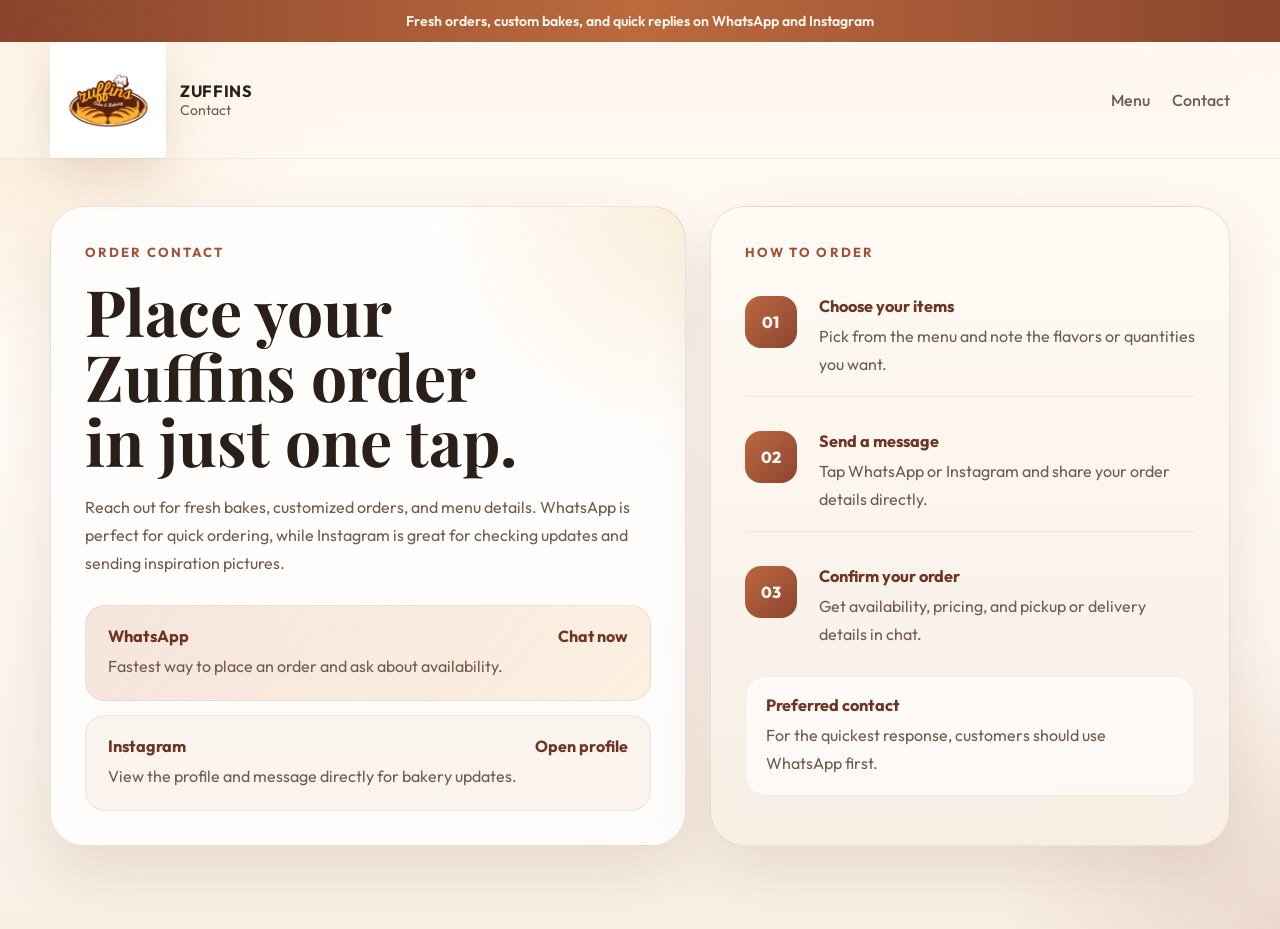
<file: bakery-contact.html>
<!DOCTYPE html>
<html lang="en">
<head>
  <meta charset="UTF-8">
  <meta name="viewport" content="width=1440, initial-scale=0.25, maximum-scale=1.0, user-scalable=yes">
  <title>Zuffins | Contact</title>
  <link rel="preconnect" href="https://fonts.googleapis.com">
  <link rel="preconnect" href="https://fonts.gstatic.com" crossorigin>
  <link href="https://fonts.googleapis.com/css2?family=Outfit:wght@300;400;500;600;700;800&family=Playfair+Display:wght@600;700;800&display=swap" rel="stylesheet">
  <link rel="stylesheet" href="bakery-menu.css">
</head>
<body>
  <div class="topbar">
    Fresh orders, custom bakes, and quick replies on WhatsApp and Instagram
  </div>

  <header class="site-header">
    <div class="container nav-wrap">
      <a href="index.html" class="brand">
        <img src="bakery-logo.png" alt="Zuffins Cake and Bakery logo" class="brand-logo">
        <div class="brand-copy">
          <strong>Zuffins</strong>
          <span>Contact</span>
        </div>
      </a>

      <nav class="site-nav">
        <a href="index.html">Menu</a>
        <a href="bakery-contact.html">Contact</a>
      </nav>
    </div>
  </header>

  <main class="contact-shell">
    <section class="container">
      <div class="contact-layout">
        <div class="contact-card contact-card-main">
          <p class="eyebrow">Order Contact</p>
          <h1>Place your Zuffins order in just one tap.</h1>
          <p class="hero-text">
            Reach out for fresh bakes, customized orders, and menu details. WhatsApp is perfect for quick ordering,
            while Instagram is great for checking updates and sending inspiration pictures.
          </p>

          <div class="contact-links">
            <a href="https://wa.me/923328498800" class="contact-link contact-link-primary" target="_blank" rel="noreferrer">
              <div>
                <strong>WhatsApp</strong>
                <p>Fastest way to place an order and ask about availability.</p>
              </div>
              <span>Chat now</span>
            </a>
            <a href="https://www.instagram.com/allii._.21?igsh=ZzNib2VvbXdhaXdu&utm_source=qr" class="contact-link" target="_blank" rel="noreferrer">
              <div>
                <strong>Instagram</strong>
                <p>View the profile and message directly for bakery updates.</p>
              </div>
              <span>Open profile</span>
            </a>
          </div>
        </div>

        <div class="contact-card contact-card-side">
          <p class="eyebrow">How To Order</p>
          <div class="contact-steps">
            <div class="contact-step">
              <span class="step-number">01</span>
              <div>
                <strong>Choose your items</strong>
                <p>Pick from the menu and note the flavors or quantities you want.</p>
              </div>
            </div>
            <div class="contact-step">
              <span class="step-number">02</span>
              <div>
                <strong>Send a message</strong>
                <p>Tap WhatsApp or Instagram and share your order details directly.</p>
              </div>
            </div>
            <div class="contact-step">
              <span class="step-number">03</span>
              <div>
                <strong>Confirm your order</strong>
                <p>Get availability, pricing, and pickup or delivery details in chat.</p>
              </div>
            </div>
          </div>

          <div class="contact-note">
            <strong>Preferred contact</strong>
            <p>For the quickest response, customers should use WhatsApp first.</p>
          </div>
        </div>
      </div>
    </section>
  </main>
</body>
</html>
</file>
<file: bakery-menu.css>
:root {
  --bg: #fffaf4;
  --bg-soft: #f7eee4;
  --surface: rgba(255, 255, 255, 0.78);
  --surface-strong: #fffdf9;
  --text: #2b1f1a;
  --muted: #725b4d;
  --line: rgba(91, 61, 47, 0.12);
  --accent: #a24f35;
  --accent-deep: #6f3322;
  --highlight: #f0c98c;
  --shadow: 0 25px 60px rgba(129, 76, 48, 0.14);
  --radius-xl: 34px;
  --radius-lg: 24px;
  --radius-md: 18px;
}

* {
  box-sizing: border-box;
}

html {
  scroll-behavior: smooth;
}

body {
  margin: 0;
  color: var(--text);
  font-family: "Outfit", sans-serif;
  background:
    radial-gradient(circle at top left, rgba(240, 201, 140, 0.4), transparent 22%),
    radial-gradient(circle at bottom right, rgba(162, 79, 53, 0.14), transparent 18%),
    linear-gradient(180deg, #fff8f1 0%, #fffaf5 46%, #f8efe5 100%);
}

img {
  display: block;
  width: 100%;
}

a {
  color: inherit;
  text-decoration: none;
}

button {
  font: inherit;
}

.container {
  width: min(1180px, calc(100% - 32px));
  margin: 0 auto;
}

.topbar {
  padding: 12px 16px;
  text-align: center;
  font-size: 0.88rem;
  font-weight: 600;
  color: #fff7ef;
  background: linear-gradient(90deg, #8a442d 0%, #bb6a3d 50%, #8a442d 100%);
}

.site-header {
  position: sticky;
  top: 0;
  z-index: 10;
  backdrop-filter: blur(18px);
  background: rgba(255, 248, 241, 0.74);
  border-bottom: 1px solid rgba(111, 51, 34, 0.08);
}

.nav-wrap,
.site-nav,
.hero-actions,
.hero-notes,
.filter-bar,
.footer-wrap {
  display: flex;
  align-items: center;
}

.nav-wrap,
.footer-wrap {
  justify-content: space-between;
  gap: 18px;
  min-height: 82px;
}

.brand {
  display: inline-flex;
  align-items: center;
  gap: 14px;
}

.brand-copy {
  display: flex;
  flex-direction: column;
}

.brand strong,
.footer-wrap strong {
  display: block;
  font-size: 1.02rem;
  letter-spacing: 0.04em;
  text-transform: uppercase;
}

.brand span:last-child {
  color: var(--muted);
  font-size: 0.88rem;
}

.brand-logo {
  width: 116px;
  height: auto;
  object-fit: contain;
  filter: drop-shadow(0 14px 24px rgba(129, 76, 48, 0.18));
}

.site-nav {
  gap: 22px;
}

.site-nav a,
.footer-link {
  color: var(--muted);
  font-weight: 500;
  transition: color 180ms ease, transform 180ms ease;
}

.site-nav a:hover,
.footer-link:hover {
  color: var(--accent-deep);
  transform: translateY(-1px);
}

.hero,
.section {
  padding: 84px 0;
}

.section-soft {
  background: linear-gradient(180deg, rgba(247, 238, 228, 0.7), rgba(255, 255, 255, 0));
}

.hero-grid,
.featured-grid,
.menu-grid {
  display: grid;
  gap: 24px;
}

.hero-grid {
  grid-template-columns: 1fr 1.02fr;
  align-items: center;
}

.hero-copy,
.hero-card-panel,
.menu-card,
.featured-card,
.contact-card {
  border: 1px solid var(--line);
  box-shadow: var(--shadow);
}

.eyebrow {
  margin: 0 0 14px;
  color: var(--accent);
  font-size: 0.82rem;
  font-weight: 700;
  letter-spacing: 0.16em;
  text-transform: uppercase;
}

h1,
h2,
h3 {
  margin: 0;
  line-height: 1.02;
}

h1,
h2 {
  font-family: "Playfair Display", serif;
}

h1 {
  font-size: clamp(3rem, 5vw, 5.5rem);
  max-width: 11ch;
}

h2 {
  font-size: clamp(2.2rem, 3.4vw, 3.8rem);
}

h3 {
  font-size: 1.4rem;
}

p {
  margin: 0;
  color: var(--muted);
  line-height: 1.75;
}

.hero-text,
.section-heading p:last-child {
  margin-top: 20px;
  max-width: 60ch;
}

.button {
  display: inline-flex;
  align-items: center;
  justify-content: center;
  min-height: 52px;
  padding: 0 22px;
  border-radius: 999px;
  font-weight: 700;
  border: 1px solid transparent;
  transition: transform 180ms ease, box-shadow 180ms ease, background-color 180ms ease;
}

.button:hover,
.filter-chip:hover {
  transform: translateY(-2px);
}

.button-primary {
  color: #fff7ef;
  background: linear-gradient(135deg, #bc6840, #8c452f);
  box-shadow: 0 18px 35px rgba(140, 69, 47, 0.24);
}

.button-secondary {
  color: var(--accent-deep);
  border-color: rgba(111, 51, 34, 0.14);
  background: rgba(255, 255, 255, 0.55);
}

.hero-actions {
  gap: 14px;
  margin-top: 32px;
  flex-wrap: wrap;
}

.hero-notes {
  gap: 16px;
  margin-top: 34px;
  flex-wrap: wrap;
}

.hero-notes div {
  min-width: 152px;
  padding: 16px 18px;
  border-radius: 18px;
  background: rgba(255, 255, 255, 0.46);
  border: 1px solid rgba(111, 51, 34, 0.08);
}

.hero-notes strong {
  display: block;
  color: var(--accent-deep);
  font-size: 1.1rem;
  margin-bottom: 6px;
}

.hero-card {
  position: relative;
  min-height: 620px;
  border-radius: var(--radius-xl);
  overflow: hidden;
  box-shadow: var(--shadow);
}

.hero-card img,
.featured-card img {
  height: 100%;
  object-fit: cover;
}

.hero-card-panel {
  position: absolute;
  right: 22px;
  bottom: 22px;
  width: min(380px, calc(100% - 44px));
  padding: 24px;
  border-radius: 24px;
  background: rgba(255, 251, 246, 0.88);
}

.panel-label,
.tag,
.menu-type {
  display: inline-flex;
  align-items: center;
  width: fit-content;
  padding: 8px 12px;
  border-radius: 999px;
  font-size: 0.77rem;
  font-weight: 700;
  letter-spacing: 0.08em;
  text-transform: uppercase;
  color: var(--accent-deep);
  background: rgba(240, 201, 140, 0.36);
}

.hero-card-panel h2,
.featured-copy h3 {
  margin: 16px 0 12px;
}

.section-heading {
  margin-bottom: 34px;
}

.heading-row {
  display: flex;
  align-items: end;
  justify-content: space-between;
  gap: 18px;
  flex-wrap: wrap;
}

.featured-grid {
  grid-template-columns: 1.2fr 0.8fr 0.8fr;
}

.featured-card {
  position: relative;
  min-height: 360px;
  border-radius: var(--radius-xl);
  overflow: hidden;
}

.featured-large {
  min-height: 430px;
}

.featured-copy {
  position: absolute;
  inset: auto 18px 18px 18px;
  padding: 20px;
  border-radius: 22px;
  background: linear-gradient(180deg, rgba(255, 251, 246, 0.06), rgba(255, 249, 243, 0.9));
  backdrop-filter: blur(10px);
}

.filter-bar {
  gap: 10px;
  flex-wrap: wrap;
}

.filter-chip {
  padding: 12px 18px;
  border: 1px solid rgba(111, 51, 34, 0.14);
  border-radius: 999px;
  color: var(--accent-deep);
  background: rgba(255, 255, 255, 0.55);
  cursor: pointer;
  transition: all 180ms ease;
}

.filter-chip.active {
  color: #fff7ef;
  border-color: transparent;
  background: linear-gradient(135deg, #bc6840, #8c452f);
}

.menu-grid {
  grid-template-columns: repeat(3, minmax(0, 1fr));
}

.menu-card {
  padding: 24px;
  border-radius: var(--radius-lg);
  background: rgba(255, 255, 255, 0.7);
  transition: transform 180ms ease, opacity 180ms ease, border-color 180ms ease;
}

.menu-card-media {
  width: 100%;
  height: 210px;
  margin-bottom: 18px;
  border-radius: 18px;
  object-fit: cover;
  border: 1px solid rgba(111, 51, 34, 0.08);
}

.menu-card.hidden {
  display: none;
}

.menu-card:hover {
  transform: translateY(-4px);
  border-color: rgba(162, 79, 53, 0.24);
}

.menu-card-top {
  display: flex;
  align-items: center;
  justify-content: space-between;
  gap: 12px;
  margin-bottom: 18px;
}

.menu-card-top span {
  color: rgba(111, 51, 34, 0.48);
  font-size: 1.45rem;
  font-weight: 800;
}

.menu-card h3 {
  margin-bottom: 14px;
}

.site-footer {
  padding: 18px 0 28px;
}

.footer-wrap {
  padding: 22px 24px;
  min-height: auto;
  border-radius: 24px;
  background: rgba(255, 255, 255, 0.72);
  border: 1px solid rgba(111, 51, 34, 0.08);
}

.footer-logo {
  width: 128px;
  margin-bottom: 10px;
}

.contact-shell {
  min-height: calc(100vh - 130px);
  display: flex;
  align-items: center;
  padding: 44px 0 80px;
}

.contact-layout {
  display: grid;
  grid-template-columns: 1.1fr 0.9fr;
  gap: 24px;
  align-items: stretch;
}

.contact-card {
  padding: 34px;
  border-radius: var(--radius-xl);
  background: rgba(255, 255, 255, 0.78);
}

.contact-card-main {
  background:
    radial-gradient(circle at top right, rgba(240, 201, 140, 0.3), transparent 28%),
    rgba(255, 255, 255, 0.82);
}

.contact-card-side {
  background: linear-gradient(180deg, rgba(255, 250, 244, 0.95), rgba(247, 238, 228, 0.96));
}

.contact-links {
  display: grid;
  gap: 14px;
  margin-top: 28px;
}

.contact-link {
  display: flex;
  align-items: flex-start;
  justify-content: space-between;
  gap: 16px;
  padding: 20px 22px;
  border-radius: 20px;
  border: 1px solid rgba(111, 51, 34, 0.08);
  background: rgba(247, 238, 228, 0.6);
  transition: transform 180ms ease, border-color 180ms ease, box-shadow 180ms ease;
}

.contact-link:hover {
  transform: translateY(-3px);
  border-color: rgba(162, 79, 53, 0.2);
  box-shadow: 0 16px 30px rgba(129, 76, 48, 0.12);
}

.contact-link strong,
.contact-step strong,
.contact-note strong {
  display: block;
  margin-bottom: 6px;
  color: var(--accent-deep);
  font-size: 1.02rem;
}

.contact-link p,
.contact-step p,
.contact-note p {
  margin: 0;
}

.contact-link-primary {
  background: linear-gradient(135deg, rgba(188, 104, 64, 0.16), rgba(240, 201, 140, 0.24));
}

.contact-link span:last-child {
  color: var(--accent-deep);
  font-weight: 700;
  white-space: nowrap;
}

.contact-steps {
  display: grid;
  gap: 16px;
  margin-top: 10px;
}

.contact-step {
  display: grid;
  grid-template-columns: 58px 1fr;
  gap: 16px;
  align-items: start;
  padding: 18px 0;
  border-bottom: 1px solid rgba(111, 51, 34, 0.08);
}

.contact-step:last-child {
  border-bottom: 0;
  padding-bottom: 0;
}

.step-number {
  display: grid;
  place-items: center;
  width: 52px;
  height: 52px;
  border-radius: 16px;
  color: #fff7ef;
  font-weight: 800;
  background: linear-gradient(135deg, #bc6840, #8c452f);
}

.contact-note {
  margin-top: 28px;
  padding: 18px 20px;
  border-radius: 20px;
  background: rgba(255, 255, 255, 0.62);
  border: 1px solid rgba(111, 51, 34, 0.08);
}

@media (max-width: 1080px) {
  .hero-grid,
  .featured-grid,
  .menu-grid,
  .contact-layout {
    grid-template-columns: 1fr;
  }

  .featured-card,
  .featured-large,
  .hero-card {
    min-height: 320px;
  }

}

@media (max-width: 760px) {
  .site-header {
    position: static;
  }

  .nav-wrap,
  .site-nav,
  .heading-row,
  .footer-wrap {
    align-items: flex-start;
    flex-direction: column;
  }

  .hero,
  .section {
    padding: 64px 0;
  }

  .hero-card-panel,
  .contact-card,
  .menu-card {
    padding: 22px;
  }

  .brand-logo {
    width: 94px;
  }

  h1 {
    font-size: clamp(2.6rem, 12vw, 4rem);
  }

  h2 {
    font-size: clamp(2rem, 9vw, 3rem);
  }
}
</file>
